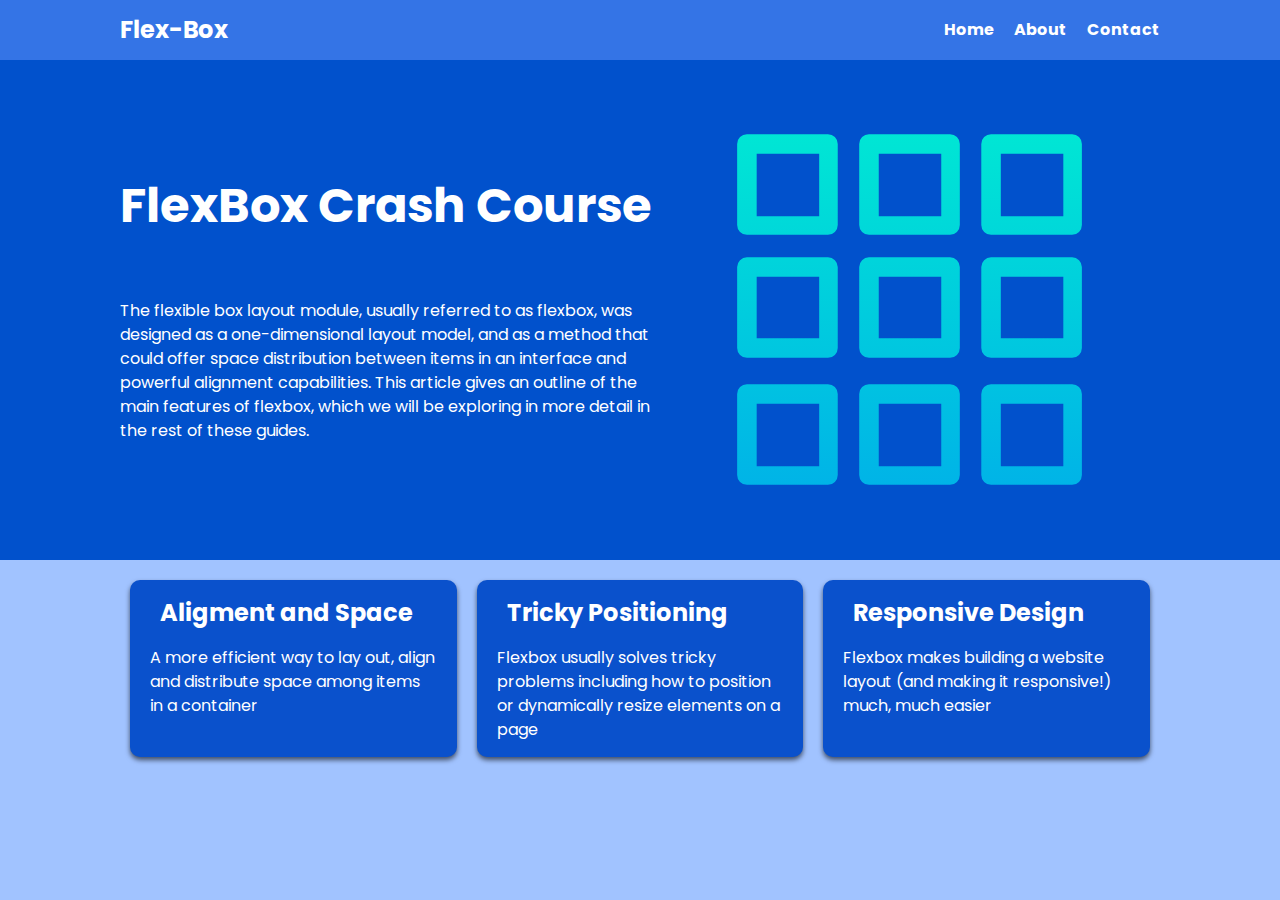
<file: css-flexbox/index.html>
<!DOCTYPE html>
<html lang="en">
<head>
    <meta charset="UTF-8">
    <meta http-equiv="X-UA-Compatible" content="IE=edge">
    <meta name="viewport" content="width=device-width, initial-scale=1.0">
    <link rel="stylesheet" href="style.css">
    <link
      rel="stylesheet"
      href="https://pro.fontawesome.com/releases/v5.10.0/css/all.css"
      integrity="sha384-AYmEC3Yw5cVb3ZcuHtOA93w35dYTsvhLPVnYs9eStHfGJvOvKxVfELGroGkvsg+p"
      crossorigin="anonymous"
    />
    <title>Flex Box</title>
</head>
<body>
<nav class="navbar">
    <div class="container">
        <div class="logo">Flex-Box</div>
        <ul class="nav">
            <li>
                <a href="#">Home</a>
            </li>
            <li>
                <a href="#">About</a>
            </li>
            <li>
                <a href="#">Contact</a>
            </li>
        </ul>
    </nav>
        <header class="header">
            <div class="container">
                <div>
                    <h1>FlexBox Crash Course</h1>
                    <p>The flexible box layout module, usually referred to as flexbox, was designed as a one-dimensional layout model, and as a method that could offer space distribution between items in an interface and powerful alignment capabilities. This article gives an outline of the main features of flexbox, which we will be exploring in more detail in the rest of these guides.</p>
                </div>
                <img src="./img/grid.svg" alt="Flex box image">
            </div>
        </header>
        <section class="boxes">
            <div class="container">
                <div class="box">
                    <h2><i class="fas fa-arrows-alt-v"></i>
                    Aligment and Space</h2>
                    <p> A more efficient way to lay out, align and distribute space among
                        items in a container</p>
                </div>
                <div class="box">
                    <h2><i class="fas fa-arrows-alt"></i>Tricky Positioning</h2>
                    <p>
                      Flexbox usually solves tricky problems including how to position or
                      dynamically resize elements on a page
                    </p>
                  </div>
          
                  <div class="box">
                    <h2><i class="fas fa-mobile"></i>Responsive Design</h2>
                    <p>
                      Flexbox makes building a website layout (and making it responsive!)
                      much, much easier
                    </p>
                  </div>
            </div>
        </section>
    </div>

</body>
</html>
</file>
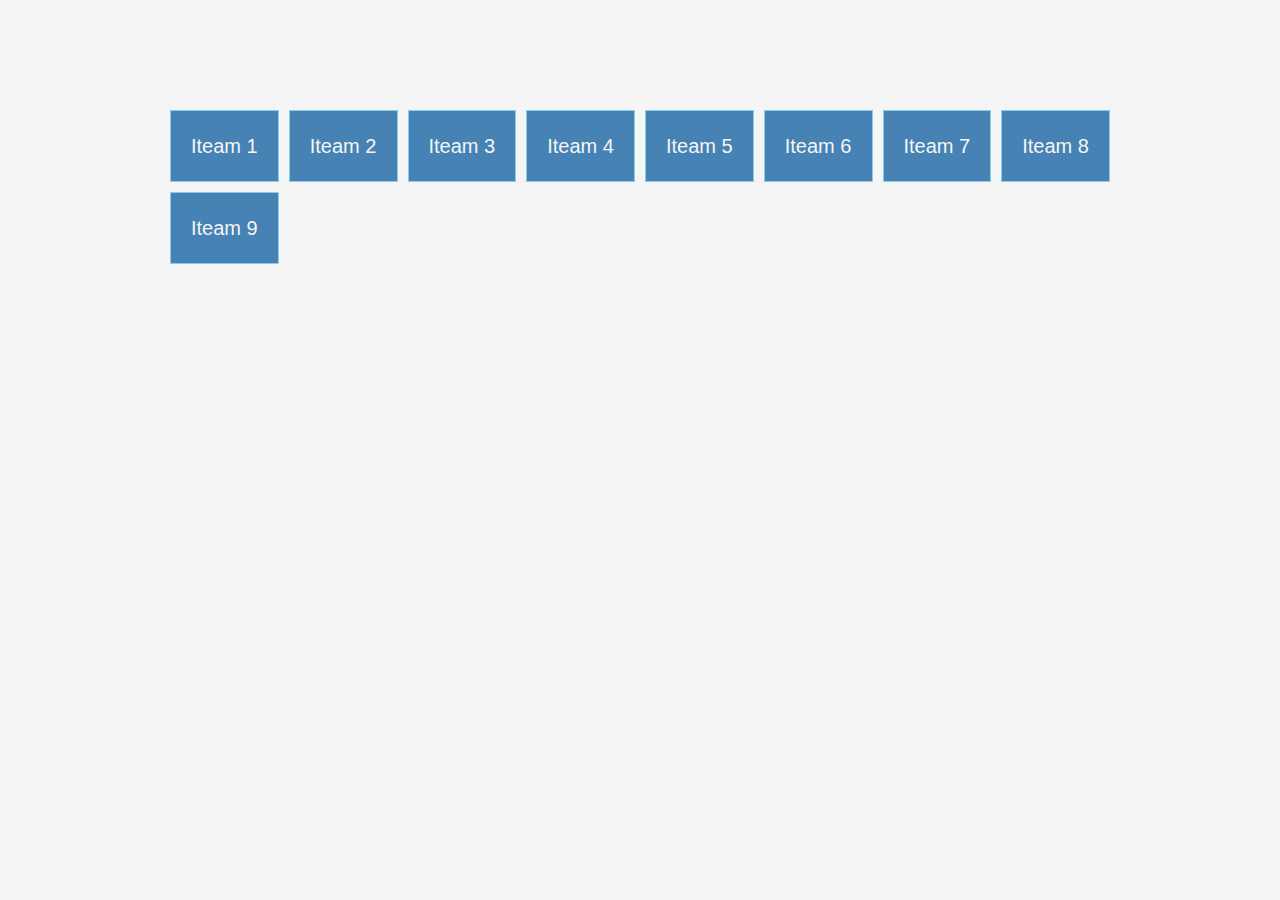
<file: css-grid/index.html>
<!DOCTYPE html>
<html lang="en">
<head>
    <meta charset="UTF-8">
    <meta http-equiv="X-UA-Compatible" content="IE=edge">
    <meta name="viewport" content="width=device-width, initial-scale=1.0">
    <title>Css Grid</title>
    <link href="grid.css" rel="stylesheet">
</head>
<body>
    <div class="container">
         <div class="item">Iteam 1</div>
         <div class="item">Iteam 2</div>
         <div class="item">Iteam 3</div>
         <div class="item">Iteam 4</div>
         <div class="item">Iteam 5</div>
         <div class="item">Iteam 6</div>
         <div class="item">Iteam 7</div>
         <div class="item">Iteam 8</div>
         <div class="item">Iteam 9</div>
    </div>
</body>
</html>
</file>
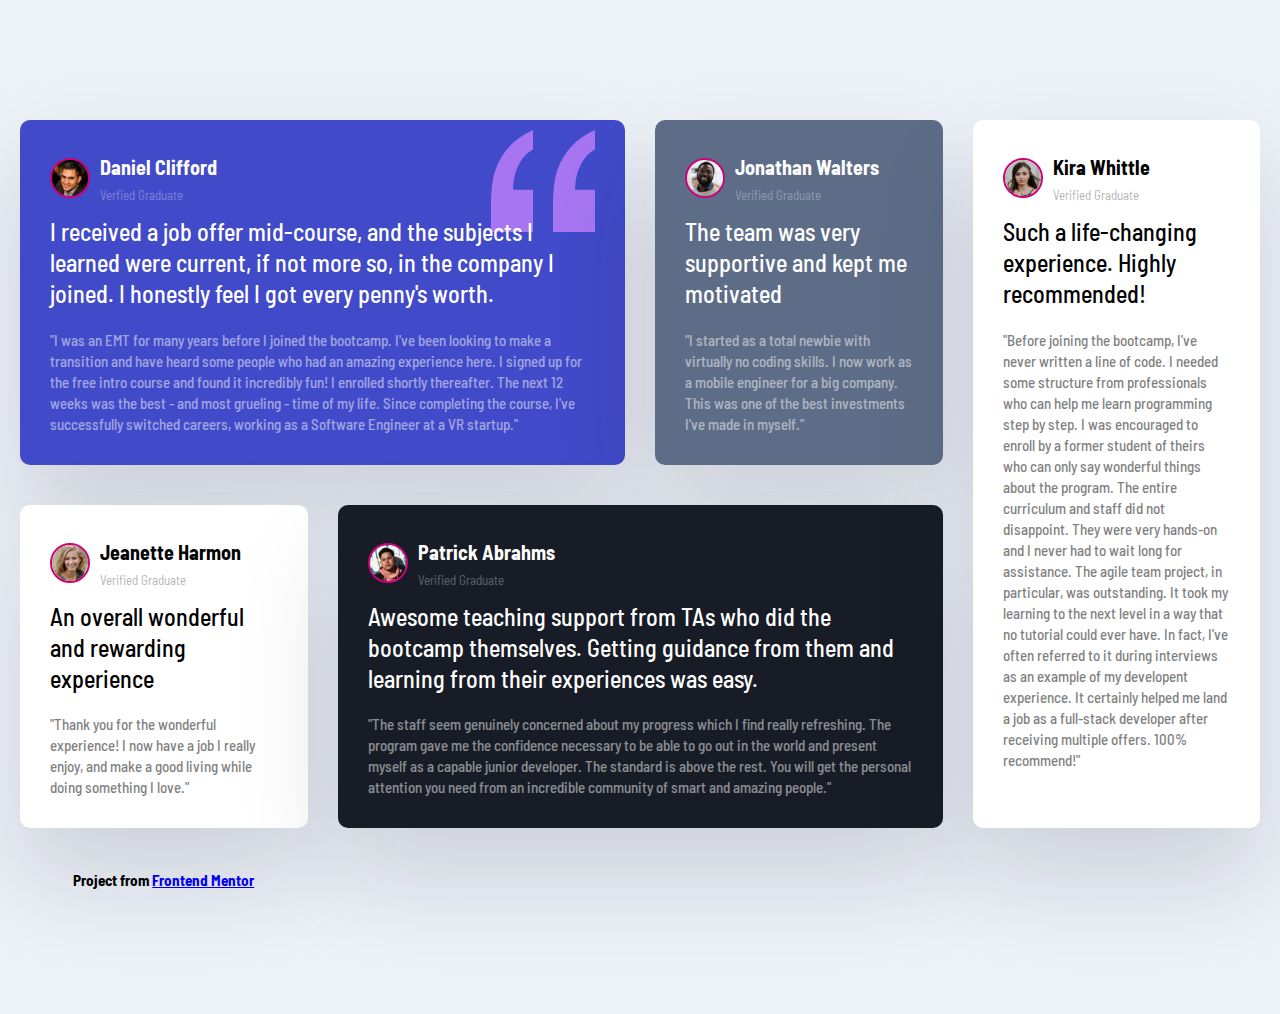
<file: css-grid/index1.html>
<!DOCTYPE html>
<html lang="en">
<head>
    <meta charset="UTF-8">
    <meta http-equiv="X-UA-Compatible" content="IE=edge">
    <meta name="viewport" content="width=device-width, initial-scale=1.0">
    <link href="grid2.css" rel="stylesheet">
    <title>Testimonial</title>
</head>
<body>
    <div class="testimonials">
        <div class="card card--bg-purple">
            <header class="card__header">
                <img src="./img/image-daniel.jpg" class="card__img" alt="img">
                <div>
                    <h3>Daniel Clifford</h3>
                    <p>Verfied Graduate</p>
                </div>
            </header>
            <p class="card__lead">
                I received a job offer mid-course, and the subjects I learned were
                current, if not more so, in the company I joined. I honestly feel I
                got every penny's worth.
            </p>
            <p class="card__quote">
                "I was an EMT for many years before I joined the bootcamp. I've been
                looking to make a transition and have heard some people who had an
                amazing experience here. I signed up for the free intro course and
                found it incredibly fun! I enrolled shortly thereafter. The next 12
                weeks was the best - and most grueling - time of my life. Since
                completing the course, I've successfully switched careers, working as
                a Software Engineer at a VR startup."
            </p>
        </div>
        <div class="card card--bg-gray-blue">
            <header class="card__header">
              <img src="./img/image-jonathan.jpg" class="card__img" alt="" />
              <div>
                <h3>Jonathan Walters</h3>
                <p>Verified Graduate</p>
              </div>
            </header>
            <p class="card__lead">
              The team was very supportive and kept me motivated
            </p>
            <p class="card__quote">
              "I started as a total newbie with virtually no coding skills. I now
              work as a mobile engineer for a big company. This was one of the best
              investments I've made in myself."
            </p>
          </div>
    
          <div class="card">
            <header class="card__header">
              <img src="./img/image-jeanette.jpg" class="card__img" alt="" />
              <div>
                <h3>Jeanette Harmon</h3>
                <p>Verified Graduate</p>
              </div>
            </header>
            <p class="card__lead">An overall wonderful and rewarding experience</p>
            <p class="card__quote">
              "Thank you for the wonderful experience! I now have a job I really
              enjoy, and make a good living while doing something I love."
            </p>
          </div>
    
          <div class="card card--bg-black-blue">
            <header class="card__header">
              <img src="./img/image-patrick.jpg" class="card__img" alt="" />
              <div>
                <h3>Patrick Abrahms</h3>
                <p>Verified Graduate</p>
              </div>
            </header>
            <p class="card__lead">
              Awesome teaching support from TAs who did the bootcamp themselves.
              Getting guidance from them and learning from their experiences was
              easy.
            </p>
            <p class="card__quote">
              "The staff seem genuinely concerned about my progress which I find
              really refreshing. The program gave me the confidence necessary to be
              able to go out in the world and present myself as a capable junior
              developer. The standard is above the rest. You will get the personal
              attention you need from an incredible community of smart and amazing
              people."
            </p>
          </div>
    
          <div class="card">
            <header class="card__header">
              <img src="./img/image-kira.jpg" class="card__img" alt="" />
              <div>
                <h3>Kira Whittle</h3>
                <p>Verified Graduate</p>
              </div>
            </header>
            <p class="card__lead">
              Such a life-changing experience. Highly recommended!
            </p>
            <p class="card__quote">
              "Before joining the bootcamp, I've never written a line of code. I
              needed some structure from professionals who can help me learn
              programming step by step. I was encouraged to enroll by a former
              student of theirs who can only say wonderful things about the program.
              The entire curriculum and staff did not disappoint. They were very
              hands-on and I never had to wait long for assistance. The agile team
              project, in particular, was outstanding. It took my learning to the
              next level in a way that no tutorial could ever have. In fact, I've
              often referred to it during interviews as an example of my developent
              experience. It certainly helped me land a job as a full-stack
              developer after receiving multiple offers. 100% recommend!"
            </p>
          </div>
          <footer>
            <h3>Project from <a href="https://www.frontendmentor.io/challenges/testimonials-grid-section-Nnw6J7Un7">Frontend Mentor</a></h3>
          </footer>
        </div>
    </div>
</body>
</html>
</file>
<file: css-flexbox/style.css>
@import url('https://fonts.googleapis.com/css2?family=Poppins:wght@400;700&display=swap');

*{
    box-sizing: border-box;
    margin: 0;
    padding: 0px;

}

body{
    font-family:'Poppins' , sans-serif;
    font-size: 16px;
    line-height: 1.5;
    color: #333;
    background: #a1c3ff;

}
img{
    max-width: 100%;
}
h1, h2{
    margin-bottom: 15px;
}
.container{
    max-width: 1100px;
    margin:0 auto ;
    padding: 0 30px;
}
.navbar{
background: #3474e6;
color: #ffffff;
height: 60px;
}
ul{
    list-style: none;
}
.navbar .logo{
    font-size: x-large;
    font-weight: bold;
}

.navbar a{
    color: #ffffff;
    text-decoration: none;
    font-size: 16px;
    font-weight: bold;
}

.navbar .container{
    display: flex;
    justify-content: space-between;
    align-items: center;
    height: 100%;
}
.navbar ul{
    display: flex;
    
}

.navbar ul li{
    margin-left: 20px;
}

.navbar a:hover{
    color: rgb(8, 17, 99);
}
.header{
    background-color: #0151cc;
    color: #ffffff;
    min-height: 400px;
}

header h1{
    font-size: 3rem;
    font-weight: bold;
    line-height: 1.2;
    padding-bottom: 50px;
}
header img{
    max-width: 500px;
}

header .container{
    display: flex;
    align-items: center;
    justify-content: space-between;
}

.boxes .container{
    display: flex;
    justify-content: space-between;
}

.box{
    flex: 1;
    background: #0a51cc;
    color: #ffffff;
    border-radius: 10px;
    margin: 20px 10px;
    box-shadow: 0 3px 5px rgb(0, 0, 0,0.6);
    padding: 15px 20px;
}

.box i{
    margin-right: 10px;
}

@media(max-width:768px){
    .header .container{
       flex-direction: column;
       padding-top: 20px;
       text-align: center;

    }
    .boxes .container{
        display: block;
        text-align: center;
    }
}
</file>
<file: css-grid/grid.css>
*{
    box-sizing: border-box;
    padding: 0;
    margin: 0;
}

body{
    font-family: 'Open Sans', sans-serif;
    font-size: 16px;
    line-height: 1.5;
    color: #333;
    background: #f5f5f5;
}

.container{
    max-width: 960px;
    margin:100px auto;
    padding: 10px;
    display: grid;
    grid-template-columns: repeat(3,1fr);
    /* column-gap: 10px;
    row-gap: 10px; */
    gap: 10px;
    grid-template-columns: repeat(auto-fill,minmax(100px,1fr));
    align-items: none;

/* grid-auto-rows: minmax(200x , auto); */
/* grid-template-rows: 200px 100px 200px; */
   /* grid-template-rows: repeat(3 ,1fr); */

}

.item{
    background: steelblue;
    color: #f5f5f5;
    font-size: 20px;
    padding: 20px;
    border: skyblue 1px solid; 

}

/* .item:nth-of-type(1){ */
    /* height: 100px;
    width: 100px;

    align-self: center;
    justify-self: center;
 */
 /* background: #000; */
 /* grid-column-start: 1;
 grid-column-end: 3; */
 /* grid-column: 1/3; */

/* } */
/* .item:nth-of-type(3){
    background: #333;
    grid-row:2/4;
}
.item:nth-of-type(4){
    background: #333;
    grid-row:2/4;
} */

@media(max-width: 600px){
    .container{
        grid-template-columns: 1fr;
    }
}
</file>
<file: css-grid/grid2.css>
@import url('https://fonts.googleapis.com/css2?family=Barlow+Semi+Condensed:wght@200;300;400;700&display=swap');

*{
    box-sizing: border-box;
    padding: 0;
    margin: 0;
}
 body{
    background: #edf2f8;
    font-family: 'Barlow Semi Condensed', sans-serif;
    line-height: 1.7;
    font-size: 13px;
 }

 .testimonials{
    max-width: 1440px;
    margin: 100px auto;
    padding: 20px;
    display: grid;
    grid-template-columns: repeat(4,1fr);
    gap: 30px;
 }

 .card{
    background: white;
    border-radius: 10px;
    padding: 30px;
    box-shadow: rgba(17, 12, 46, 0.15) 0px 48px 100px 0px;
    margin-bottom: 10px;
 }

 .card__header{
    display: flex;
    align-items: center;
    margin-bottom: 10px;

 }

 .card__header h3{
    font-size: 20px;
 }
 .card__header p{
    opacity: 30%;
 }

 .card__img{
    width: 40px;
    height: 40px;
    border-radius: 50%;
    border: 2px solid #cc037b;
    margin-right:10px;

 }

 .card__lead{
    font-size: 1.5rem;
    font-weight: 500;
    line-height: 1.3;
    margin-bottom: 20px;
 }
 .card__quote{
    font-size: 15px;
    font-weight: 500;
    line-height: 1.4;
    opacity: 50%;
 }

 .card--bg-purple{
    background: hsl(236, 55%, 52%);
    color:white;
    background-image: url('./img/bg-pattern-quotation.svg');
    background-repeat: no-repeat;
    background-position: top 10px right 30px; 
    
}

.card--bg-gray-blue{
   background: hsl(218, 18%, 45%);
   color:white;
    
   
}
.card--bg-black-blue{
   background: hsl(219, 25%, 12%);
   color:white;
 }

.card:nth-of-type(1){
   grid-column: 1/3;
}

.card:nth-of-type(4){
   grid-column:2/4;
   grid-row: 2/3;
}

.card:nth-of-type(5){
   grid-column:4;
   grid-row: 1/3;
}


 footer{
   text-align: center;
 }

 @media(max-width:768px){
   .testimonials{
      grid-template-columns: 1fr;
      width:100%
   }
   
.card:nth-of-type(1){
   grid-column: 1;
}

.card:nth-of-type(4){
   grid-column:1;
   grid-row: 4;
}

.card:nth-of-type(5){
   grid-column:1;
   grid-row: 5;
}

 }
</file>
